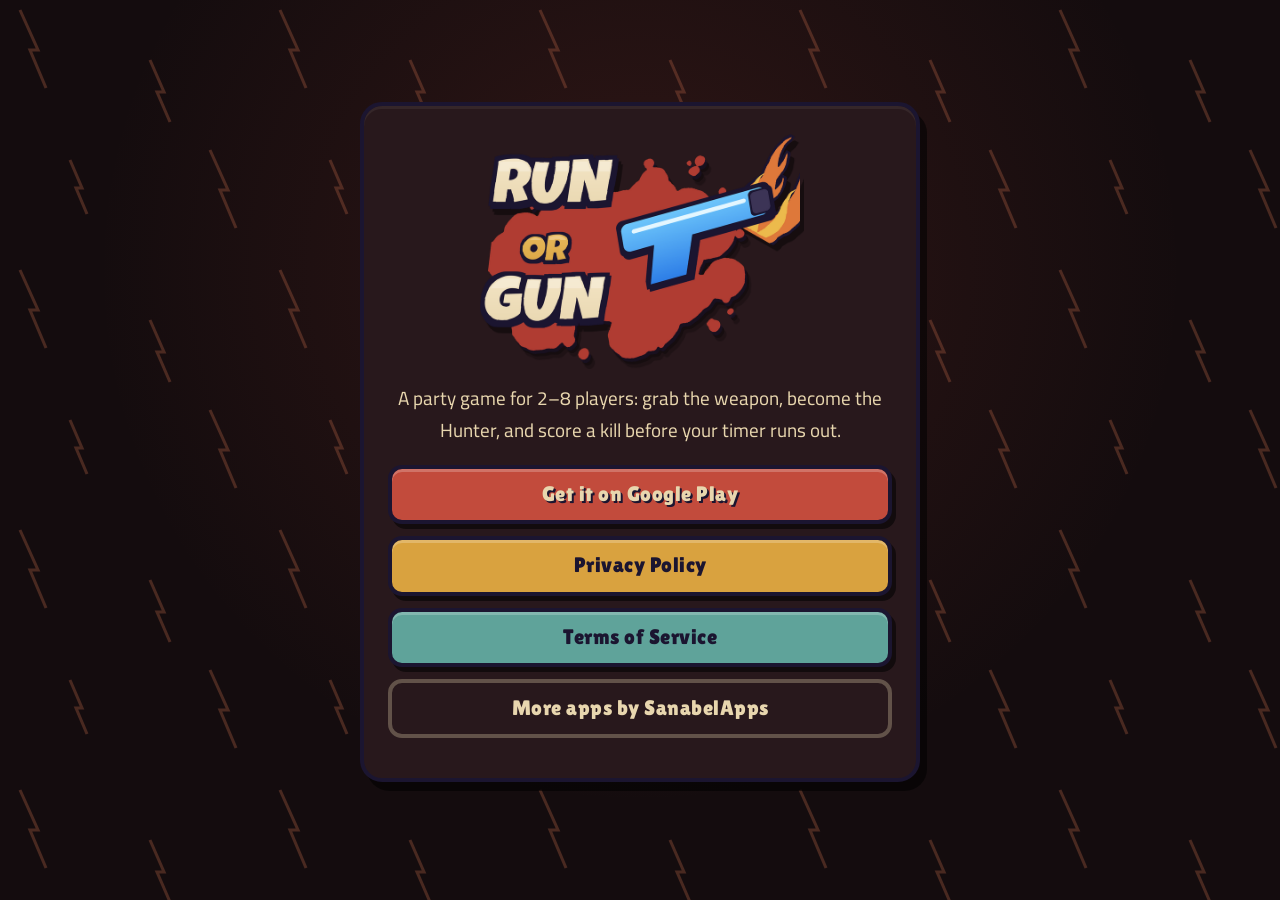
<file: index.html>
<!doctype html>
<html lang="en">
<head>
<meta charset="utf-8">
<meta name="viewport" content="width=device-width, initial-scale=1">
<title>Run or Gun</title>
<link rel="icon" href="icon.png">
<link rel="preconnect" href="https://fonts.googleapis.com">
<link rel="preconnect" href="https://fonts.gstatic.com" crossorigin>
<link rel="stylesheet" href="https://fonts.googleapis.com/css2?family=Cairo:wght@400;700;900&family=Lilita+One&display=swap">
<link rel="stylesheet" href="style.css?v=2">
</head>
<body>
<main class="card">
  <img class="logo" src="logo.png" width="720" height="514" alt="Run or Gun" style="max-width:100%;height:auto">
  <p class="lead">A party game for 2&ndash;8 players: grab the weapon, become the Hunter, and score a kill before your timer runs out.</p>
  <a class="btn primary" href="https://play.google.com/store/apps/details?id=com.sanabelapps.runorgun">Get it on Google Play</a>
  <a class="btn gold" href="privacy.html">Privacy Policy</a>
  <a class="btn" href="terms.html">Terms of Service</a>
  <a class="btn ghost" href="https://play.google.com/store/apps/dev?id=8621608341926800286">More apps by SanabelApps</a>
</main>
</body>
</html>
</file>
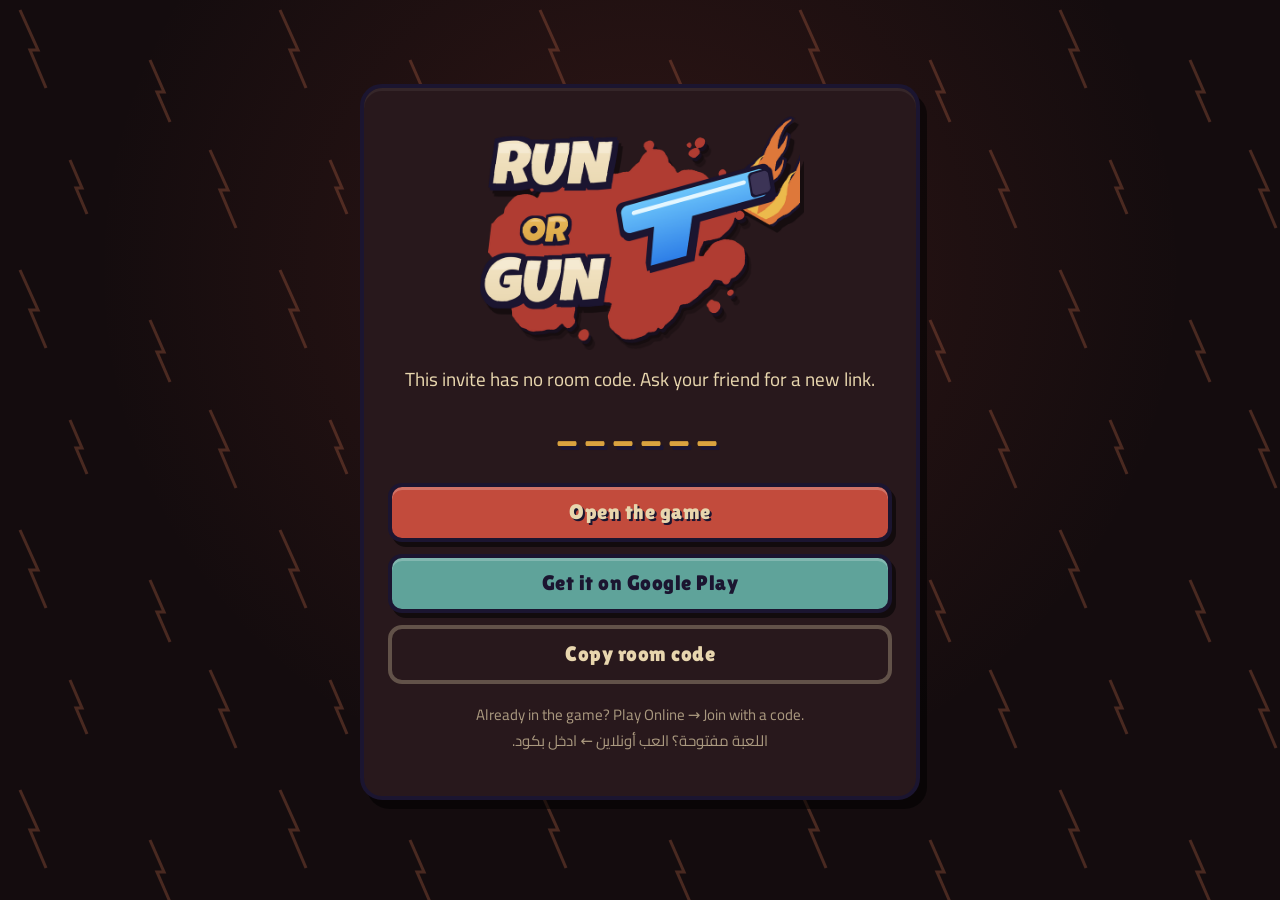
<file: join.html>
<!doctype html>
<html lang="en">
<head>
<meta charset="utf-8">
<meta name="viewport" content="width=device-width, initial-scale=1">
<title>Join a Run or Gun room</title>
<meta property="og:title" content="Join my Run or Gun room!">
<meta property="og:description" content="Tap to open the game and jump straight into the room.">
<link rel="icon" href="icon.png">
<link rel="preconnect" href="https://fonts.googleapis.com">
<link rel="preconnect" href="https://fonts.gstatic.com" crossorigin>
<link rel="stylesheet" href="https://fonts.googleapis.com/css2?family=Cairo:wght@400;700;900&family=Lilita+One&display=swap">
<link rel="stylesheet" href="style.css?v=2">
</head>
<body>
<main class="card">
  <img class="logo" src="logo.png" width="720" height="514" alt="Run or Gun" style="max-width:100%;height:auto">
  <p class="lead" id="lead">Opening the game&hellip;</p>
  <div class="code" id="code">------</div>
  <a class="btn primary" id="open" href="#">Open the game</a>
  <a class="btn" id="store" href="https://play.google.com/store/apps/details?id=com.sanabelapps.runorgun">Get it on Google Play</a>
  <button class="btn ghost" id="copy" type="button">Copy room code</button>
  <p class="small">Already in the game? Play Online &rarr; Join with a code.<br>
  <span dir="rtl">اللعبة مفتوحة؟ العب أونلاين ← ادخل بكود.</span></p>
</main>
<script>
  // runorgun://join/CODE opens the installed game (Windows, Android, iOS, macOS) and joins the room.
  var q = new URLSearchParams(location.search);
  var code = (q.get('c') || q.get('code') || '').toUpperCase().replace(/[^A-Z0-9]/g, '');
  var valid = code.length >= 4 && code.length <= 12;
  var deep = 'runorgun://join/' + code;
  var play = 'https://play.google.com/store/apps/details?id=com.sanabelapps.runorgun';
  var android = /Android/i.test(navigator.userAgent);
  // Android: an intent link opens the app, or the Play Store if it isn't installed
  var intent = 'intent://join/' + code + '#Intent;scheme=runorgun;package=com.sanabelapps.runorgun;S.browser_fallback_url=' + encodeURIComponent(play) + ';end';
  var link = android ? intent : deep;
  document.getElementById('code').textContent = valid ? code : '------';
  document.getElementById('open').href = link;
  if (valid) {
    setTimeout(function () { location.href = link; }, 250);
    setTimeout(function () {
      document.getElementById('lead').textContent = "Didn't open? Tap the button below, or install the game first.";
    }, 2200);
  } else {
    document.getElementById('lead').textContent = 'This invite has no room code. Ask your friend for a new link.';
  }
  document.getElementById('copy').onclick = function () {
    if (navigator.clipboard) navigator.clipboard.writeText(code);
    this.textContent = 'Copied!';
  };
</script>
</body>
</html>
</file>
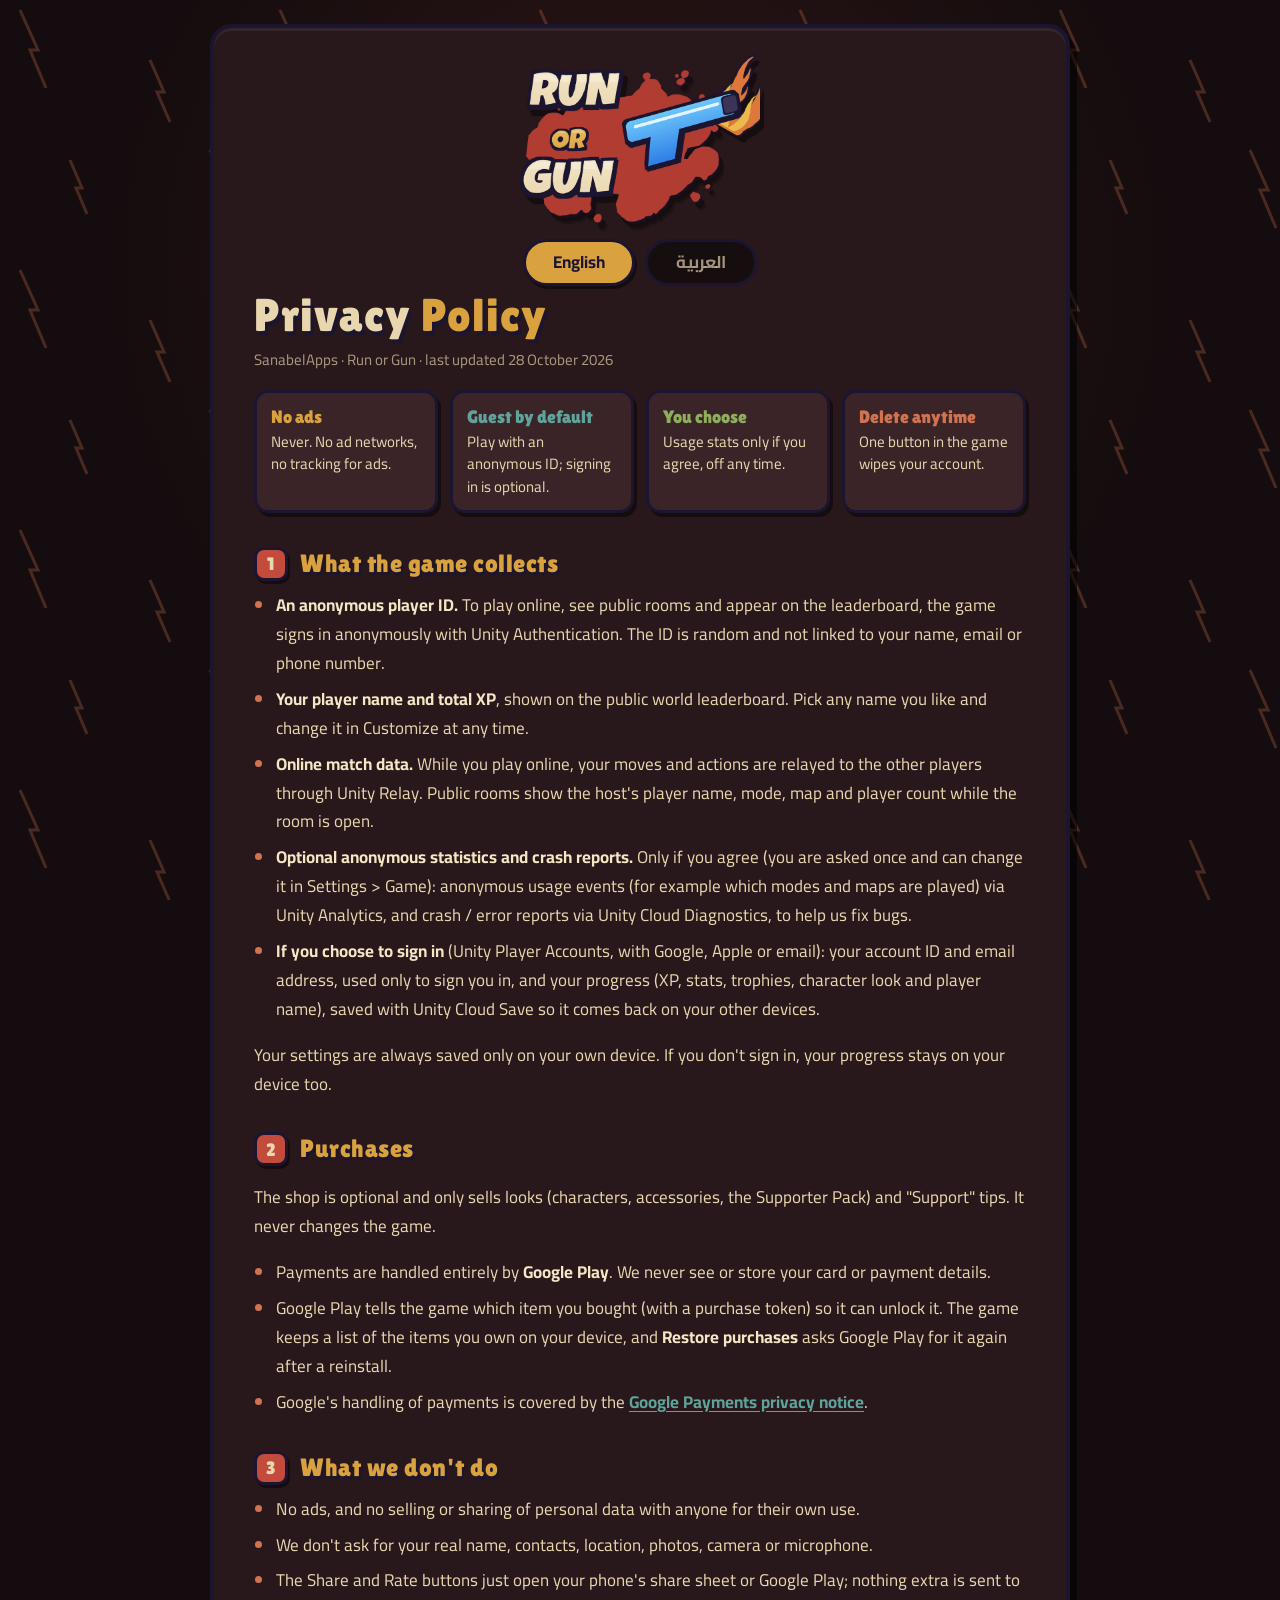
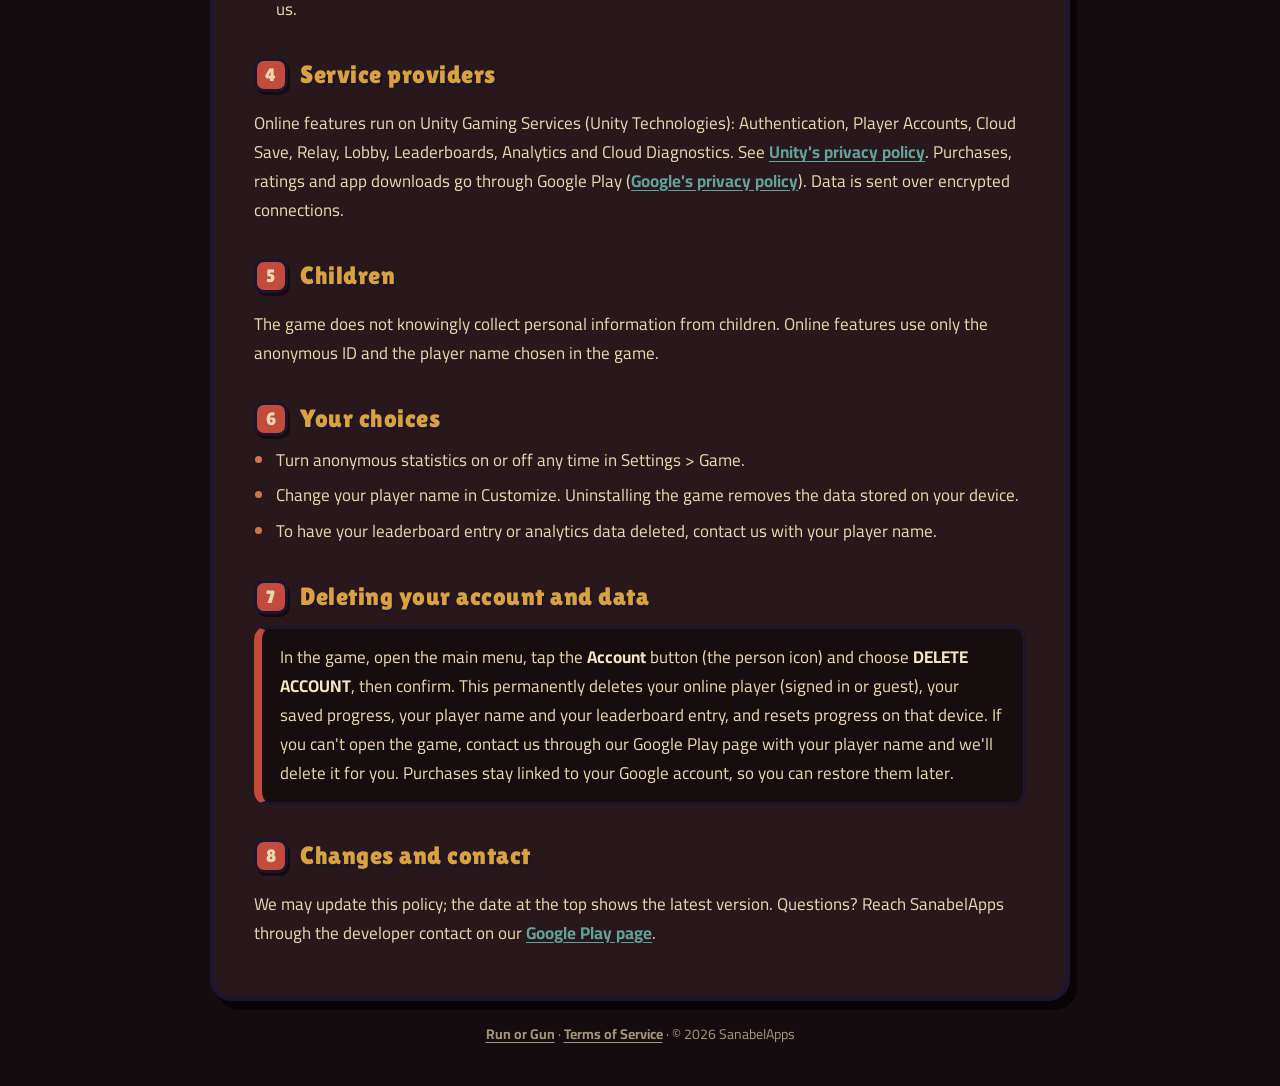
<file: privacy.html>
<!doctype html>
<html lang="en">
<head>
<meta charset="utf-8">
<meta name="viewport" content="width=device-width, initial-scale=1">
<title>Run or Gun - Privacy Policy</title>
<meta name="description" content="Privacy Policy for Run or Gun by SanabelApps.">
<link rel="icon" href="icon.png">
<link rel="preconnect" href="https://fonts.googleapis.com">
<link rel="preconnect" href="https://fonts.gstatic.com" crossorigin>
<link rel="stylesheet" href="https://fonts.googleapis.com/css2?family=Cairo:wght@400;700;900&family=Lilita+One&display=swap">
<link rel="stylesheet" href="style.css?v=2">
<script>document.documentElement.className = 'js';</script>
</head>
<body class="page">
<main class="card wide">
  <a href="./"><img class="logo" src="logo.png" width="720" height="514" alt="Run or Gun" style="max-width:100%;height:auto"></a>
  <nav class="lang" aria-label="Language">
    <a href="#en" data-lang="en" class="on">English</a>
    <a href="#ar" data-lang="ar" lang="ar">العربية</a>
  </nav>

  <!-- ===================================================== English -->
  <article class="doc" id="en" lang="en">
    <h1>Privacy <span>Policy</span></h1>
    <p class="meta">SanabelApps &middot; Run or Gun &middot; last updated 28 October 2026</p>

    <div class="glance">
      <div class="chip"><b>No ads</b>Never. No ad networks, no tracking for ads.</div>
      <div class="chip teal"><b>Guest by default</b>Play with an anonymous ID; signing in is optional.</div>
      <div class="chip olive"><b>You choose</b>Usage stats only if you agree, off any time.</div>
      <div class="chip tomato"><b>Delete anytime</b>One button in the game wipes your account.</div>
    </div>

    <h2><span class="num">1</span>What the game collects</h2>
    <ul>
      <li><b>An anonymous player ID.</b> To play online, see public rooms and appear on the leaderboard, the game signs in
        anonymously with Unity Authentication. The ID is random and not linked to your name, email or phone number.</li>
      <li><b>Your player name and total XP</b>, shown on the public world leaderboard. Pick any name you like and change it in
        Customize at any time.</li>
      <li><b>Online match data.</b> While you play online, your moves and actions are relayed to the other players through
        Unity Relay. Public rooms show the host's player name, mode, map and player count while the room is open.</li>
      <li><b>Optional anonymous statistics and crash reports.</b> Only if you agree (you are asked once and can change it in
        Settings &gt; Game): anonymous usage events (for example which modes and maps are played) via Unity Analytics, and
        crash / error reports via Unity Cloud Diagnostics, to help us fix bugs.</li>
      <li><b>If you choose to sign in</b> (Unity Player Accounts, with Google, Apple or email): your account ID and email
        address, used only to sign you in, and your progress (XP, stats, trophies, character look and player name), saved
        with Unity Cloud Save so it comes back on your other devices.</li>
    </ul>
    <p>Your settings are always saved only on your own device. If you don't sign in, your progress stays on your device too.</p>

    <h2><span class="num">2</span>Purchases</h2>
    <p>The shop is optional and only sells looks (characters, accessories, the Supporter Pack) and "Support" tips. It never
      changes the game.</p>
    <ul>
      <li>Payments are handled entirely by <b>Google Play</b>. We never see or store your card or payment details.</li>
      <li>Google Play tells the game which item you bought (with a purchase token) so it can unlock it. The game keeps a list
        of the items you own on your device, and <b>Restore purchases</b> asks Google Play for it again after a reinstall.</li>
      <li>Google's handling of payments is covered by the
        <a href="https://payments.google.com/payments/apis-secure/u/0/get_legal_document?ldo=0&amp;ldt=privacynotice">Google Payments privacy notice</a>.</li>
    </ul>

    <h2><span class="num">3</span>What we don't do</h2>
    <ul>
      <li>No ads, and no selling or sharing of personal data with anyone for their own use.</li>
      <li>We don't ask for your real name, contacts, location, photos, camera or microphone.</li>
      <li>The Share and Rate buttons just open your phone's share sheet or Google Play; nothing extra is sent to us.</li>
    </ul>

    <h2><span class="num">4</span>Service providers</h2>
    <p>Online features run on Unity Gaming Services (Unity Technologies): Authentication, Player Accounts, Cloud Save, Relay,
      Lobby, Leaderboards, Analytics and Cloud Diagnostics. See
      <a href="https://unity.com/legal/privacy-policy">Unity's privacy policy</a>. Purchases, ratings and app downloads go
      through Google Play (<a href="https://policies.google.com/privacy">Google's privacy policy</a>). Data is sent over
      encrypted connections.</p>

    <h2><span class="num">5</span>Children</h2>
    <p>The game does not knowingly collect personal information from children. Online features use only the anonymous ID and
      the player name chosen in the game.</p>

    <h2><span class="num">6</span>Your choices</h2>
    <ul>
      <li>Turn anonymous statistics on or off any time in Settings &gt; Game.</li>
      <li>Change your player name in Customize. Uninstalling the game removes the data stored on your device.</li>
      <li>To have your leaderboard entry or analytics data deleted, contact us with your player name.</li>
    </ul>

    <h2 id="delete"><span class="num">7</span>Deleting your account and data</h2>
    <div class="box warn">
      <p style="margin:0">In the game, open the main menu, tap the <b>Account</b> button (the person icon) and choose
        <b>DELETE ACCOUNT</b>, then confirm. This permanently deletes your online player (signed in or guest), your saved
        progress, your player name and your leaderboard entry, and resets progress on that device. If you can't open the game,
        contact us through our Google Play page with your player name and we'll delete it for you. Purchases stay linked to
        your Google account, so you can restore them later.</p>
    </div>

    <h2><span class="num">8</span>Changes and contact</h2>
    <p>We may update this policy; the date at the top shows the latest version. Questions? Reach SanabelApps through the
      developer contact on our <a href="https://play.google.com/store/apps/dev?id=8621608341926800286">Google Play page</a>.</p>
  </article>

  <!-- ===================================================== Arabic -->
  <article class="doc" id="ar" lang="ar" dir="rtl">
    <h1>سياسة <span>الخصوصية</span></h1>
    <p class="meta">SanabelApps &middot; Run or Gun &middot; آخر تحديث 28 أكتوبر 2026</p>

    <div class="glance">
      <div class="chip"><b>من غير إعلانات</b>خالص. مفيش شبكات إعلانات ولا تتبع للإعلانات.</div>
      <div class="chip teal"><b>ضيف من الأول</b>بتلعب بمعرّف مجهول، وتسجيل الدخول اختياري.</div>
      <div class="chip olive"><b>الاختيار ليك</b>الإحصائيات بس لو وافقت، وتقفلها وقت ما تحب.</div>
      <div class="chip tomato"><b>امسح في أي وقت</b>زرار واحد في اللعبة بيمسح حسابك.</div>
    </div>

    <h2><span class="num">1</span>اللعبة بتجمع إيه</h2>
    <ul>
      <li><b>معرّف لاعب مجهول:</b> عشان تلعب أونلاين وتشوف الغرف العامة وتظهر في الترتيب، اللعبة بتسجّل دخول مجهول عن
        طريق Unity Authentication. المعرّف عشوائي ومش مرتبط باسمك أو إيميلك أو رقمك.</li>
      <li><b>اسم اللاعب ومجموع الـ XP</b> بيظهروا في ترتيب العالم. تقدر تختار أي اسم وتغيّره من "التخصيص" في أي وقت.</li>
      <li><b>بيانات الماتش أونلاين:</b> وانت بتلعب، حركاتك بتتنقل للاعيبة التانيين عن طريق Unity Relay. الغرف العامة بتعرض
        اسم صاحب الغرفة والوضع والخريطة وعدد اللاعيبة طول ما الغرفة مفتوحة.</li>
      <li><b>إحصائيات مجهولة وتقارير أعطال (اختياري):</b> بس لو وافقت (بنسألك مرة، وتقدر تغيّرها من الإعدادات ← اللعبة):
        أحداث استخدام مجهولة (زي أنهي أوضاع وخرايط بتتلعب) عن طريق Unity Analytics، وتقارير الأعطال عن طريق Unity Cloud
        Diagnostics، عشان نصلّح المشاكل.</li>
      <li><b>لو سجّلت دخول</b> (Unity Player Accounts بجوجل أو أبل أو الإيميل): معرّف الحساب والإيميل لتسجيل الدخول بس،
        وتقدّمك (الـ XP والإحصائيات والكؤوس وشكل الشخصية والاسم) بيتحفظ بـ Unity Cloud Save عشان يرجعلك على أي جهاز.</li>
    </ul>
    <p>الإعدادات بتتحفظ على جهازك بس دايمًا. ولو ما سجّلتش دخول، تقدّمك كمان بيفضل على جهازك.</p>

    <h2><span class="num">2</span>المشتريات</h2>
    <p>المتجر اختياري، وبيبيع أشكال بس (شخصيات وإكسسوارات وباقة الداعم) و"دعم" للعبة. عمره ما بيغيّر اللعب.</p>
    <ul>
      <li>الدفع كله بيتم عن طريق <b>Google Play</b>. إحنا عمرنا ما بنشوف أو بنحفظ بيانات الكارت أو الدفع.</li>
      <li>Google Play بتقول للعبة إنت اشتريت إيه (برمز شراء) عشان تفتحه. اللعبة بتحفظ قايمة الحاجات اللي عندك على جهازك،
        وزرار <b>استرجع المشتريات</b> بيطلبها تاني من Google Play بعد ما تنزّل اللعبة من جديد.</li>
      <li>تعامل جوجل مع المدفوعات موضّح في
        <a href="https://payments.google.com/payments/apis-secure/u/0/get_legal_document?ldo=0&amp;ldt=privacynotice">إشعار خصوصية Google Payments</a>.</li>
    </ul>

    <h2><span class="num">3</span>اللي مش بنعمله</h2>
    <ul>
      <li>مفيش إعلانات، ومش بنبيع أو بنشارك بياناتك مع أي حد يستخدمها لنفسه.</li>
      <li>مش بنطلب اسمك الحقيقي أو جهات الاتصال أو موقعك أو الصور أو الكاميرا أو المايك.</li>
      <li>زرار المشاركة وزرار التقييم بيفتحوا قايمة المشاركة في موبايلك أو Google Play بس، ومفيش حاجة زيادة بتتبعتلنا.</li>
    </ul>

    <h2><span class="num">4</span>مقدّمي الخدمة</h2>
    <p>الخصائص الأونلاين شغالة على Unity Gaming Services (شركة Unity Technologies): تسجيل الدخول وحسابات اللاعبين وحفظ
      التقدّم والـ Relay واللوبي والترتيب والإحصائيات وتقارير الأعطال. اقرا
      <a href="https://unity.com/legal/privacy-policy">سياسة خصوصية Unity</a>. المشتريات والتقييمات وتنزيل اللعبة بيتموا عن
      طريق Google Play (<a href="https://policies.google.com/privacy">سياسة خصوصية جوجل</a>). البيانات بتتبعت على اتصال مشفّر.</p>

    <h2><span class="num">5</span>الأطفال</h2>
    <p>اللعبة مش بتجمع عن قصد أي معلومات شخصية من الأطفال. الخصائص الأونلاين بتستخدم المعرّف المجهول واسم اللاعب اللي
      اختاره في اللعبة بس.</p>

    <h2><span class="num">6</span>اختياراتك</h2>
    <ul>
      <li>شغّل أو اقفل الإحصائيات المجهولة في أي وقت من الإعدادات ← اللعبة.</li>
      <li>غيّر اسمك من "التخصيص". ولو مسحت اللعبة، البيانات اللي على جهازك بتتمسح.</li>
      <li>لو عايز نمسح مكانك في الترتيب أو بيانات الإحصائيات، كلّمنا وقولنا اسم اللاعب.</li>
    </ul>

    <h2 id="delete-ar"><span class="num">7</span>مسح حسابك وبياناتك</h2>
    <div class="box warn">
      <p style="margin:0">في اللعبة، افتح القايمة الرئيسية، ودوس زرار <b>الحساب</b> (أيقونة الشخص)، واختار <b>مسح الحساب</b>
        وأكّد. ده بيمسح نهائيًا حسابك أونلاين (سواء مسجّل أو ضيف)، وتقدّمك المحفوظ، واسمك، ومكانك في الترتيب، وبيرجّع التقدّم
        من الأول على الجهاز ده. لو مش قادر تفتح اللعبة، كلّمنا من صفحتنا على Google Play واسم اللاعب بتاعك وإحنا نمسحه.
        المشتريات بتفضل مربوطة بحساب جوجل بتاعك، فتقدر ترجّعها بعدين.</p>
    </div>

    <h2><span class="num">8</span>التعديلات والتواصل</h2>
    <p>ممكن نحدّث السياسة دي، والتاريخ اللي فوق بيوضّح آخر نسخة. عندك سؤال؟ كلّم SanabelApps من بيانات التواصل في
      <a href="https://play.google.com/store/apps/dev?id=8621608341926800286">صفحتنا على Google Play</a>.</p>
  </article>
</main>
<footer><a href="./">Run or Gun</a> &middot; <a href="terms.html">Terms of Service</a> &middot; &copy; 2026 SanabelApps</footer>
<script>
  // Show one language at a time (both stay visible without JavaScript). Arabic phones open the Arabic version.
  (function () {
    var docs = { en: document.getElementById('en'), ar: document.getElementById('ar') };
    var tabs = document.querySelectorAll('.lang a');
    function show(lang) {
      for (var k in docs) docs[k].hidden = k !== lang;
      for (var i = 0; i < tabs.length; i++) tabs[i].classList.toggle('on', tabs[i].getAttribute('data-lang') === lang);
      document.documentElement.lang = lang;
    }
    function fromHash() {
      var hash = location.hash.slice(1);
      var lang = hash === 'ar' || hash === 'delete-ar' ? 'ar' : hash === 'en' || hash === 'delete' ? 'en'
        : (navigator.language || '').toLowerCase().indexOf('ar') === 0 ? 'ar' : 'en';
      show(lang);
    }
    fromHash();
    window.addEventListener('hashchange', fromHash);
    for (var i = 0; i < tabs.length; i++) tabs[i].onclick = function (e) {
      e.preventDefault();
      show(this.getAttribute('data-lang'));
      history.replaceState(null, '', '#' + this.getAttribute('data-lang'));
    };
  })();
</script>
</body>
</html>
</file>
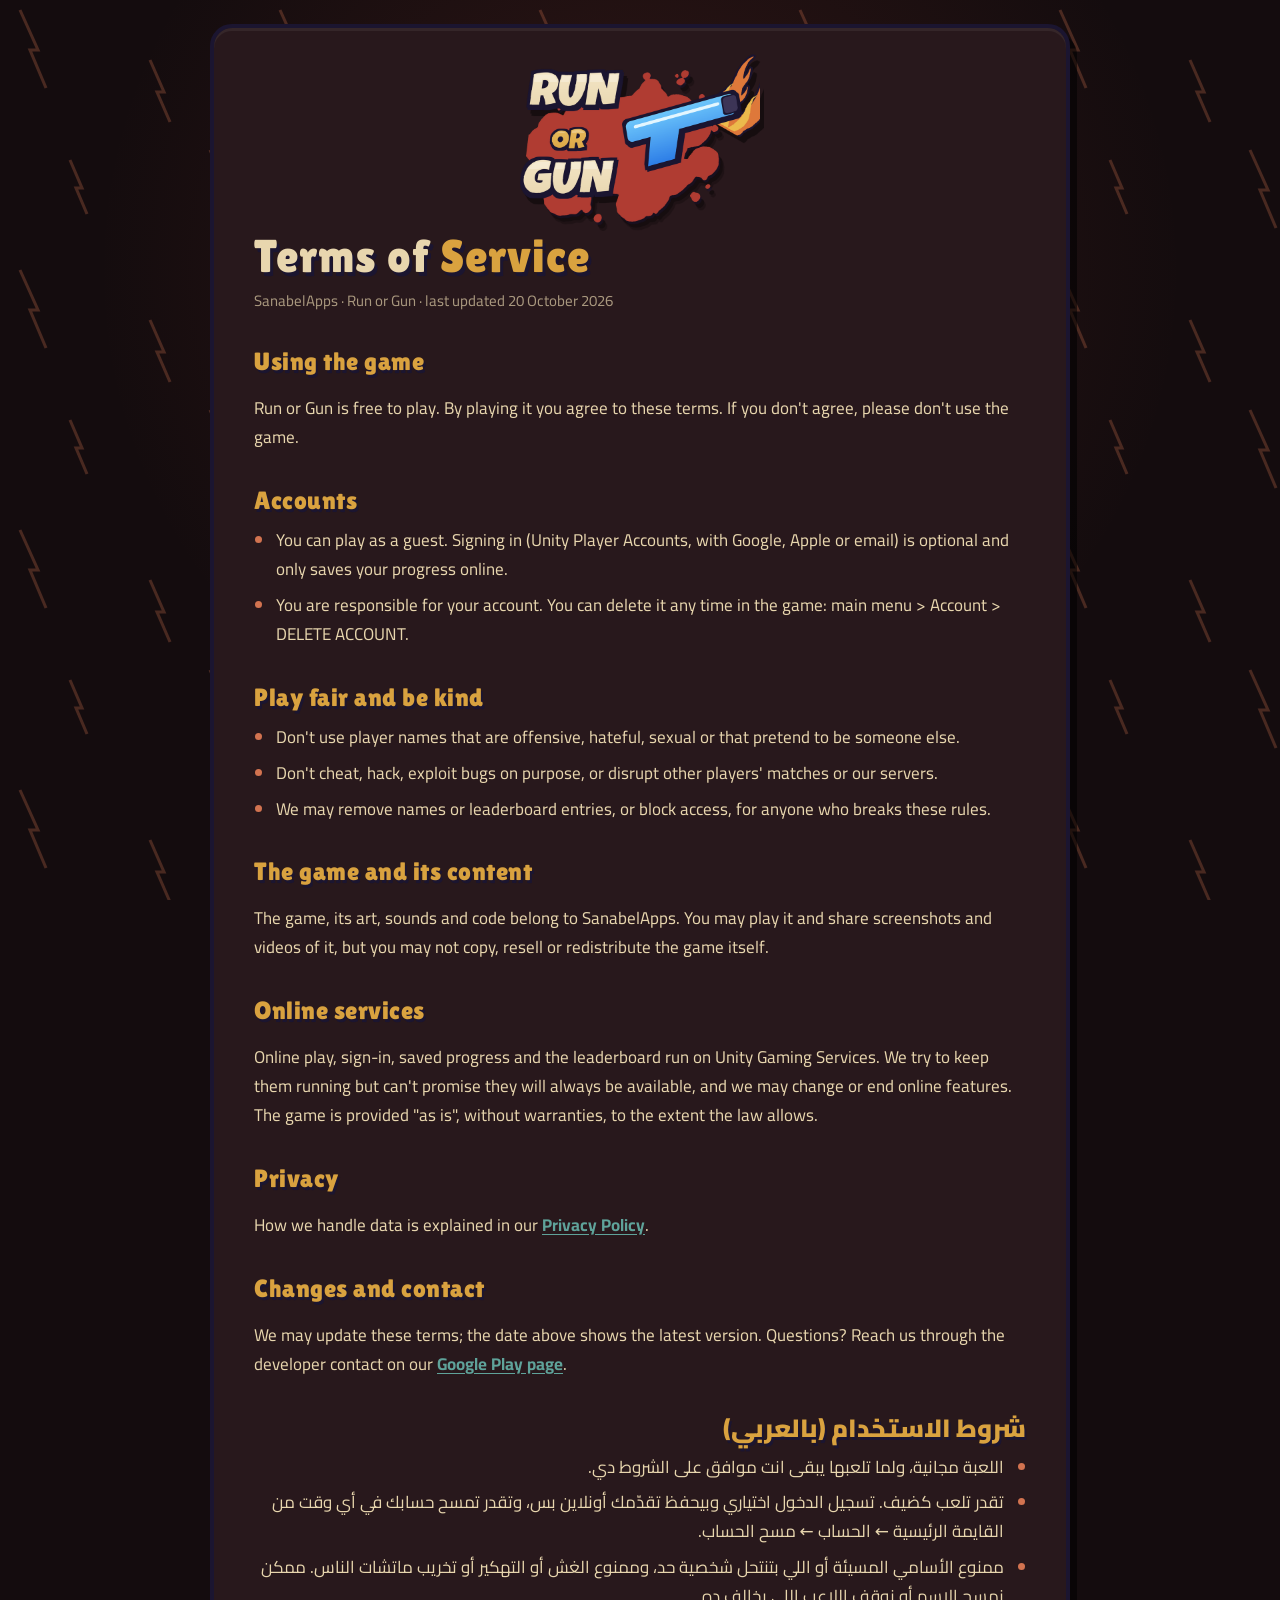
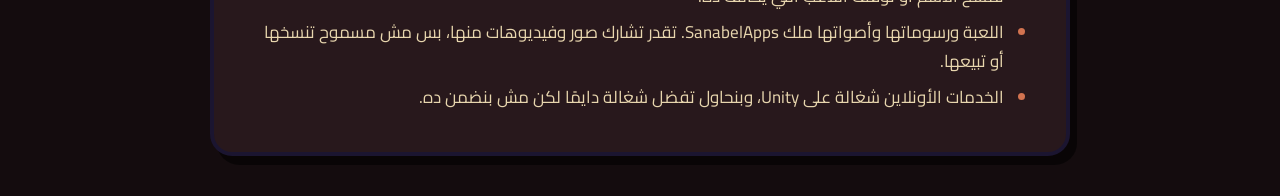
<file: terms.html>
<!doctype html>
<html lang="en">
<head>
<meta charset="utf-8">
<meta name="viewport" content="width=device-width, initial-scale=1">
<title>Run or Gun - Terms of Service</title>
<link rel="icon" href="icon.png">
<link rel="preconnect" href="https://fonts.googleapis.com">
<link rel="preconnect" href="https://fonts.gstatic.com" crossorigin>
<link rel="stylesheet" href="https://fonts.googleapis.com/css2?family=Cairo:wght@400;700;900&family=Lilita+One&display=swap">
<link rel="stylesheet" href="style.css?v=2">
</head>
<body class="page">
<main class="card wide">
  <a href="./"><img class="logo" src="logo.png" width="720" height="514" alt="Run or Gun" style="max-width:100%;height:auto"></a>
  <h1>Terms of <span>Service</span></h1>
  <p class="meta">SanabelApps &middot; Run or Gun &middot; last updated 20 October 2026</p>

  <h2>Using the game</h2>
  <p>Run or Gun is free to play. By playing it you agree to these terms. If you don't agree, please don't use the game.</p>

  <h2>Accounts</h2>
  <ul>
    <li>You can play as a guest. Signing in (Unity Player Accounts, with Google, Apple or email) is optional and only saves your
      progress online.</li>
    <li>You are responsible for your account. You can delete it any time in the game: main menu &gt; Account &gt;
      DELETE ACCOUNT.</li>
  </ul>

  <h2>Play fair and be kind</h2>
  <ul>
    <li>Don't use player names that are offensive, hateful, sexual or that pretend to be someone else.</li>
    <li>Don't cheat, hack, exploit bugs on purpose, or disrupt other players' matches or our servers.</li>
    <li>We may remove names or leaderboard entries, or block access, for anyone who breaks these rules.</li>
  </ul>

  <h2>The game and its content</h2>
  <p>The game, its art, sounds and code belong to SanabelApps. You may play it and share screenshots and videos of it, but you
    may not copy, resell or redistribute the game itself.</p>

  <h2>Online services</h2>
  <p>Online play, sign-in, saved progress and the leaderboard run on Unity Gaming Services. We try to keep them running but
    can't promise they will always be available, and we may change or end online features. The game is provided "as is",
    without warranties, to the extent the law allows.</p>

  <h2>Privacy</h2>
  <p>How we handle data is explained in our <a href="privacy.html">Privacy Policy</a>.</p>

  <h2>Changes and contact</h2>
  <p>We may update these terms; the date above shows the latest version. Questions? Reach us through the developer contact on
    our <a href="https://play.google.com/store/apps/dev?id=8621608341926800286">Google Play page</a>.</p>

  <section dir="rtl" lang="ar">
    <h2>شروط الاستخدام (بالعربي)</h2>
    <ul>
      <li>اللعبة مجانية، ولما تلعبها يبقى انت موافق على الشروط دي.</li>
      <li>تقدر تلعب كضيف. تسجيل الدخول اختياري وبيحفظ تقدّمك أونلاين بس، وتقدر تمسح حسابك في أي وقت من القايمة الرئيسية ← الحساب ← مسح الحساب.</li>
      <li>ممنوع الأسامي المسيئة أو اللي بتنتحل شخصية حد، وممنوع الغش أو التهكير أو تخريب ماتشات الناس. ممكن نمسح الاسم أو نوقف اللاعب اللي يخالف ده.</li>
      <li>اللعبة ورسوماتها وأصواتها ملك SanabelApps. تقدر تشارك صور وفيديوهات منها، بس مش مسموح تنسخها أو تبيعها.</li>
      <li>الخدمات الأونلاين شغالة على Unity، وبنحاول تفضل شغالة دايمًا لكن مش بنضمن ده.</li>
    </ul>
  </section>
</main>
</body>
</html>
</file>
<file: style.css>
/* Run or Gun "night poster" look: warm night backdrop, hot-sauce palette, thick ink outlines, solid offset shadows. */
:root {
  --night: #140c0e;
  --panel: #28181c;
  --panel-hi: #3a2428;
  --inset: #160d0f;
  --ink: #1b1530;
  --cream: #e8d6ae;
  --dim: rgba(232, 214, 174, .68);
  --tomato: #c24b3c;
  --mustard: #d9a23f;
  --teal: #5fa39a;
  --olive: #8fae5c;
  --coral: #d27350;
  --head: "Lilita One", "Cairo", system-ui, sans-serif;
  --body: "Cairo", system-ui, -apple-system, "Segoe UI", Tahoma, sans-serif;
}
* { box-sizing: border-box; }
html { scroll-behavior: smooth; }
body {
  margin: 0;
  min-height: 100vh;
  display: flex;
  flex-direction: column;
  align-items: center;
  justify-content: center;
  padding: 24px 16px 40px;
  color: var(--cream);
  font: 17px/1.7 var(--body);
  background-color: var(--night);
  /* the menu's orange lightning streaks */
  background-image:
    radial-gradient(ellipse at 50% 30%, rgba(194, 75, 60, .16), transparent 60%),
    url("data:image/svg+xml,%3Csvg xmlns='http://www.w3.org/2000/svg' width='260' height='260'%3E%3Cg fill='none' stroke='%23d27350' stroke-width='3' stroke-opacity='.28'%3E%3Cpath d='M20 10l18 40h-8l16 38'/%3E%3Cpath d='M150 60l14 32h-7l13 30'/%3E%3Cpath d='M210 150l18 40h-8l16 38'/%3E%3Cpath d='M70 160l12 28h-6l11 26'/%3E%3C/g%3E%3C/svg%3E");
  background-attachment: fixed;
}
body.page { justify-content: flex-start; }

.logo { display: block; width: min(320px, 78vw); height: auto; margin: 0 auto 6px; filter: drop-shadow(4px 6px 0 rgba(0, 0, 0, .45)); }
.page .logo { width: min(240px, 60vw); }

.card {
  width: 100%;
  max-width: 560px;
  background: var(--panel);
  border: 4px solid var(--ink);
  border-radius: 22px;
  box-shadow: inset 0 3px 0 rgba(255, 255, 255, .06), 7px 9px 0 rgba(0, 0, 0, .55);
  padding: 28px 24px;
  text-align: center;
}
.card.wide { max-width: 860px; text-align: start; padding: 26px clamp(18px, 4vw, 40px) 32px; }

h1 {
  margin: 4px 0 6px;
  font: 400 clamp(32px, 6vw, 46px)/1.1 var(--head);
  letter-spacing: 1px;
  color: var(--cream);
  text-shadow: 3px 4px 0 var(--ink);
}
h1 span { color: var(--mustard); }
h2 {
  display: flex;
  align-items: center;
  gap: 12px;
  margin: 34px 0 10px;
  font: 400 25px/1.2 var(--head);
  letter-spacing: .5px;
  color: var(--mustard);
  text-shadow: 2px 3px 0 var(--ink);
}
[dir="rtl"] h1, [dir="rtl"] h2 { font-family: "Cairo", sans-serif; font-weight: 900; letter-spacing: 0; }
h2 .num {
  flex: none;
  display: grid;
  place-items: center;
  width: 34px;
  height: 34px;
  border: 3px solid var(--ink);
  border-radius: 10px;
  background: var(--tomato);
  color: var(--cream);
  font-size: 18px;
  text-shadow: none;
  box-shadow: 2px 3px 0 rgba(0, 0, 0, .5);
}
p, li { color: var(--cream); }
b, strong { color: #f6e7c4; }
ul { padding-inline-start: 22px; margin: 8px 0; }
li { margin: 7px 0; }
li::marker { color: var(--coral); }
a { color: var(--teal); font-weight: 700; text-underline-offset: 3px; }
a:hover { color: var(--mustard); }

.meta { color: var(--dim); font-size: 15px; margin: 0 0 18px; }
.lead { font-size: 19px; }

/* at-a-glance stickers */
.glance { display: grid; grid-template-columns: repeat(2, 1fr); gap: 12px; margin: 18px 0 6px; }
@media (min-width: 780px) { .glance { grid-template-columns: repeat(4, 1fr); } }
.chip {
  padding: 12px 14px;
  border: 3px solid var(--ink);
  border-radius: 14px;
  background: var(--panel-hi);
  box-shadow: 3px 4px 0 rgba(0, 0, 0, .5);
  font-size: 15px;
  line-height: 1.5;
}
.chip b { display: block; font: 400 18px/1.3 var(--head); color: var(--chip, var(--mustard)); margin-bottom: 2px; }
[dir="rtl"] .chip b { font-family: "Cairo", sans-serif; font-weight: 900; }
.chip.teal { --chip: var(--teal); }
.chip.olive { --chip: var(--olive); }
.chip.tomato { --chip: var(--coral); }

.box {
  margin: 12px 0;
  padding: 14px 18px;
  border: 3px solid var(--ink);
  border-radius: 14px;
  background: var(--inset);
}
.box.warn { border-inline-start: 8px solid var(--tomato); }

/* language switch */
.lang { display: flex; justify-content: center; gap: 10px; margin: 14px 0 4px; }
.lang a {
  min-width: 112px;
  padding: 6px 16px;
  border: 3px solid var(--ink);
  border-radius: 999px;
  background: var(--inset);
  color: var(--dim);
  text-align: center;
  text-decoration: none;
  font-weight: 700;
}
.lang a.on { background: var(--mustard); color: var(--ink); box-shadow: 2px 3px 0 rgba(0, 0, 0, .5); }
.js .doc[hidden] { display: none; }

.code {
  font: 400 42px/1.2 var(--head);
  letter-spacing: 6px;
  color: var(--mustard);
  text-shadow: 3px 4px 0 var(--ink);
  margin: 10px 0 18px;
}
.btn {
  display: block;
  width: 100%;
  margin: 12px 0;
  padding: 13px 15px;
  border-radius: 14px;
  border: 4px solid var(--ink);
  background: var(--teal);
  color: var(--ink);
  font: 400 21px/1.2 var(--head);
  letter-spacing: .5px;
  text-decoration: none;
  cursor: pointer;
  box-shadow: inset 0 3px 0 rgba(255, 255, 255, .22), 4px 5px 0 rgba(0, 0, 0, .55);
  transition: transform .08s;
}
.btn:hover { color: var(--ink); transform: translateY(-2px); }
.btn:active { transform: translateY(2px); box-shadow: inset 0 3px 0 rgba(255, 255, 255, .22), 1px 2px 0 rgba(0, 0, 0, .55); }
.btn.primary { background: var(--tomato); color: var(--cream); text-shadow: 2px 2px 0 var(--ink); }
.btn.gold { background: var(--mustard); }
.btn.ghost { background: transparent; color: var(--cream); border-color: rgba(232, 214, 174, .3); box-shadow: none; }

.small { color: var(--dim); font-size: 15px; margin-top: 18px; }
footer { margin-top: 22px; color: var(--dim); font-size: 14px; text-align: center; }
footer a { color: var(--dim); }
section[dir="rtl"], .doc[dir="rtl"] { text-align: right; }

/* phones: use the width for text, not for stacked margins */
@media (max-width: 600px) {
  body { padding: 10px 8px 28px; font-size: 16px; line-height: 1.65; background-attachment: scroll; }
  .card, .card.wide { padding: 18px 14px 22px; border-width: 3px; border-radius: 16px; box-shadow: 4px 5px 0 rgba(0, 0, 0, .55); }
  .logo, .page .logo { width: min(190px, 52vw); }
  .lang { margin: 8px 0 2px; }
  .lang a { min-width: 0; flex: 1; max-width: 150px; padding: 5px 10px; font-size: 15px; }
  h1 { font-size: 32px; text-align: center; }
  .meta { text-align: center; font-size: 13px; margin-bottom: 12px; }
  h2 { font-size: 20px; gap: 10px; margin: 26px 0 6px; }
  h2 .num { width: 28px; height: 28px; font-size: 15px; border-radius: 8px; }
  .glance { gap: 8px; margin: 12px 0 4px; }
  .chip { padding: 9px 10px; font-size: 13px; line-height: 1.45; border-radius: 12px; box-shadow: 2px 3px 0 rgba(0, 0, 0, .5); }
  .chip b { font-size: 15px; }
  ul { padding-inline-start: 18px; }
  li { margin: 6px 0; }
  .box { padding: 12px 12px; }
  .btn { font-size: 19px; padding: 12px; }
  .code { font-size: 34px; letter-spacing: 4px; }
}
</file>
